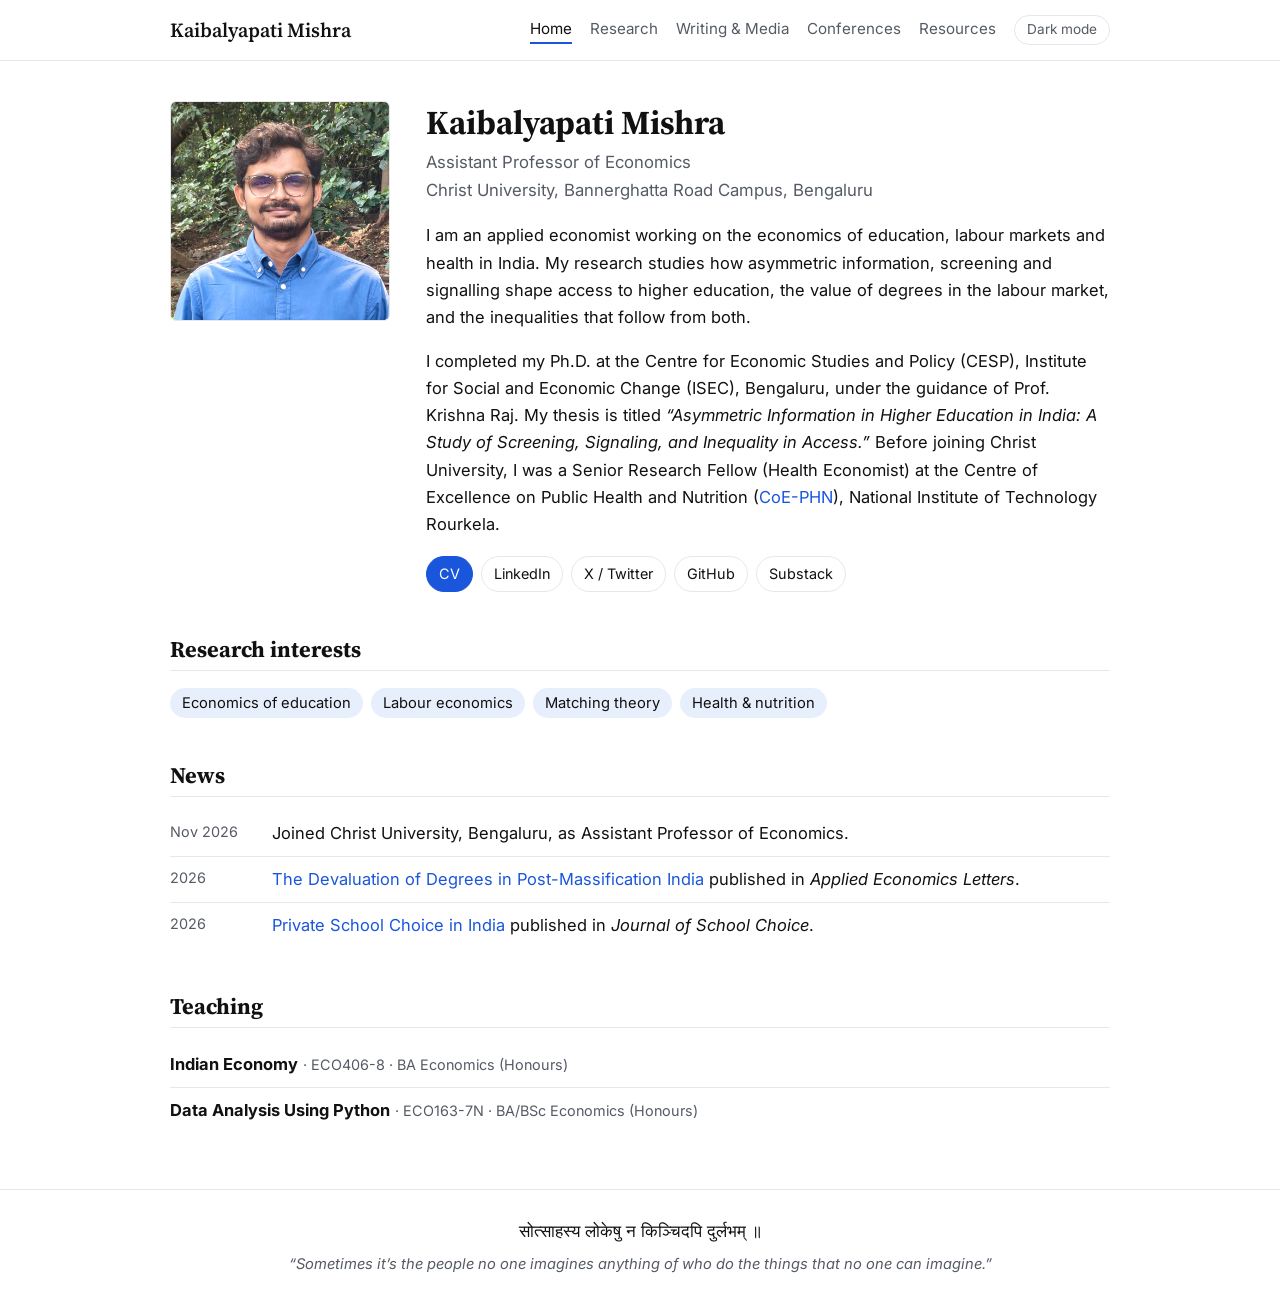
<file: index.html>
<!doctype html>
<html lang="en">
<head>
<meta charset="utf-8">
<meta name="viewport" content="width=device-width, initial-scale=1">
<title>Kaibalyapati Mishra</title>
<meta name="description" content="Kaibalyapati Mishra, Assistant Professor of Economics at Christ University, Bengaluru. Research on higher education, labour markets, inequality and health in India.">
<meta property="og:title" content="Kaibalyapati Mishra">
<meta property="og:type" content="website">
<link rel="preconnect" href="https://fonts.googleapis.com">
<link href="https://fonts.googleapis.com/css2?family=Inter:wght@400;600&family=Source+Serif+4:wght@400;600&display=swap" rel="stylesheet">
<link rel="stylesheet" href="assets/style.css">
<script>try{if(localStorage.getItem("theme")==="dark")document.documentElement.setAttribute("data-theme","dark");}catch(e){}</script>

</head>
<body>
<header class="site-header">
  <nav class="nav">
    <a class="brand" href="index.html">Kaibalyapati Mishra</a>
    <ul>
      <li><a class="active" href="index.html">Home</a></li>
      <li><a href="research.html">Research</a></li>
      <li><a href="writing.html">Writing &amp; Media</a></li>
      <li><a href="conferences.html">Conferences</a></li>
      <li><a href="resources.html">Resources</a></li>
      <li><button class="theme-toggle" type="button" onclick="toggleTheme()" aria-label="Switch colour theme">Dark mode</button></li>
    </ul>
  </nav>
</header>

<main>
  <section class="hero">
    <img src="assets/photo.jpg" alt="Portrait of Kaibalyapati Mishra">
    <div>
      <h1>Kaibalyapati Mishra</h1>
      <p class="role">Assistant Professor of Economics<br>Christ University, Bannerghatta Road Campus, Bengaluru</p>
      <p>I am an applied economist working on the economics of education, labour markets and health in India. My research studies how asymmetric information, screening and signalling shape access to higher education, the value of degrees in the labour market, and the inequalities that follow from both.</p>
      <p>I completed my Ph.D. at the Centre for Economic Studies and Policy (CESP), Institute for Social and Economic Change (ISEC), Bengaluru, under the guidance of Prof. Krishna Raj. My thesis is titled <em>“Asymmetric Information in Higher Education in India: A Study of Screening, Signaling, and Inequality in Access.”</em> Before joining Christ University, I was a Senior Research Fellow (Health Economist) at the Centre of Excellence on Public Health and Nutrition (<a href="https://www.nitrkl.ac.in/Academic/CEPH/">CoE-PHN</a>), National Institute of Technology Rourkela.</p>
      <ul class="links">
        <li><a class="primary" href="https://drive.google.com/file/d/1uXjI1Cv7D4rfDfc7b0A8PQrJXr_XO5Pw/view?usp=sharing">CV</a></li>
        <li><a href="https://www.linkedin.com/in/kaibalyapati-mishra-%E0%AC%95%E0%AD%88%E0%AC%AC%E0%AC%B2%E0%AD%8D%E0%AD%9F%E0%AC%AA%E0%AC%A4%E0%AC%BF-%E0%AC%AE%E0%AC%BF%E0%AC%B6%E0%AD%8D%E0%AC%B0-6693a3144/">LinkedIn</a></li>
        <li><a href="https://x.com/econ_kaibalya">X / Twitter</a></li>
        <li><a href="https://github.com/Kpmishra1998">GitHub</a></li>
        <li><a href="https://substack.com/@kaibalyapatimishra146151">Substack</a></li>
      </ul>
    </div>
  </section>

  <h2>Research interests</h2>
  <ul class="tags">
    <li>Economics of education</li>
    <li>Labour economics</li>
    <li>Matching theory</li>
    <li>Health &amp; nutrition</li>
  </ul>

  <h2>News</h2>
  <ul class="plain news">
    <li><span class="date">Nov 2026</span><span>Joined Christ University, Bengaluru, as Assistant Professor of Economics.</span></li>
    <li><span class="date">2026</span><span><a href="https://doi.org/10.1080/13504851.2026.2712575">The Devaluation of Degrees in Post-Massification India</a> published in <em>Applied Economics Letters</em>.</span></li>
    <li><span class="date">2026</span><span><a href="https://www.tandfonline.com/eprint/3BTAAGYCNPXPQIVIQZNM/full?target=10.1080/15582159.2026.2664288">Private School Choice in India</a> published in <em>Journal of School Choice</em>.</span></li>
  </ul>

  <h2>Teaching</h2>
  <ul class="plain">
    <li><strong>Indian Economy</strong> <span class="meta">· ECO406-8 · BA Economics (Honours)</span></li>
    <li><strong>Data Analysis Using Python</strong> <span class="meta">· ECO163-7N · BA/BSc Economics (Honours)</span></li>
  </ul>
</main>

<footer>
  <div class="sanskrit">सोत्साहस्य लोकेषु न किञ्चिदपि दुर्लभम् ॥</div>
  <em><a href="https://www.amyreesanderson.com/blog/sometimes-its-the-people-no-one-imagines-anything-of-who-do-the-things-that-no-one-can-imagine/">“Sometimes it’s the people no one imagines anything of who do the things that no one can imagine.”</a></em>
</footer>
<script>
function setLabel(){var b=document.querySelector('.theme-toggle');if(b)b.textContent=document.documentElement.getAttribute('data-theme')==='dark'?'Light mode':'Dark mode';}
function toggleTheme(){var d=document.documentElement.getAttribute('data-theme')==='dark';if(d)document.documentElement.removeAttribute('data-theme');else document.documentElement.setAttribute('data-theme','dark');try{localStorage.setItem('theme',d?'light':'dark');}catch(e){}setLabel();}
setLabel();
</script>
</body>
</html>
</file>
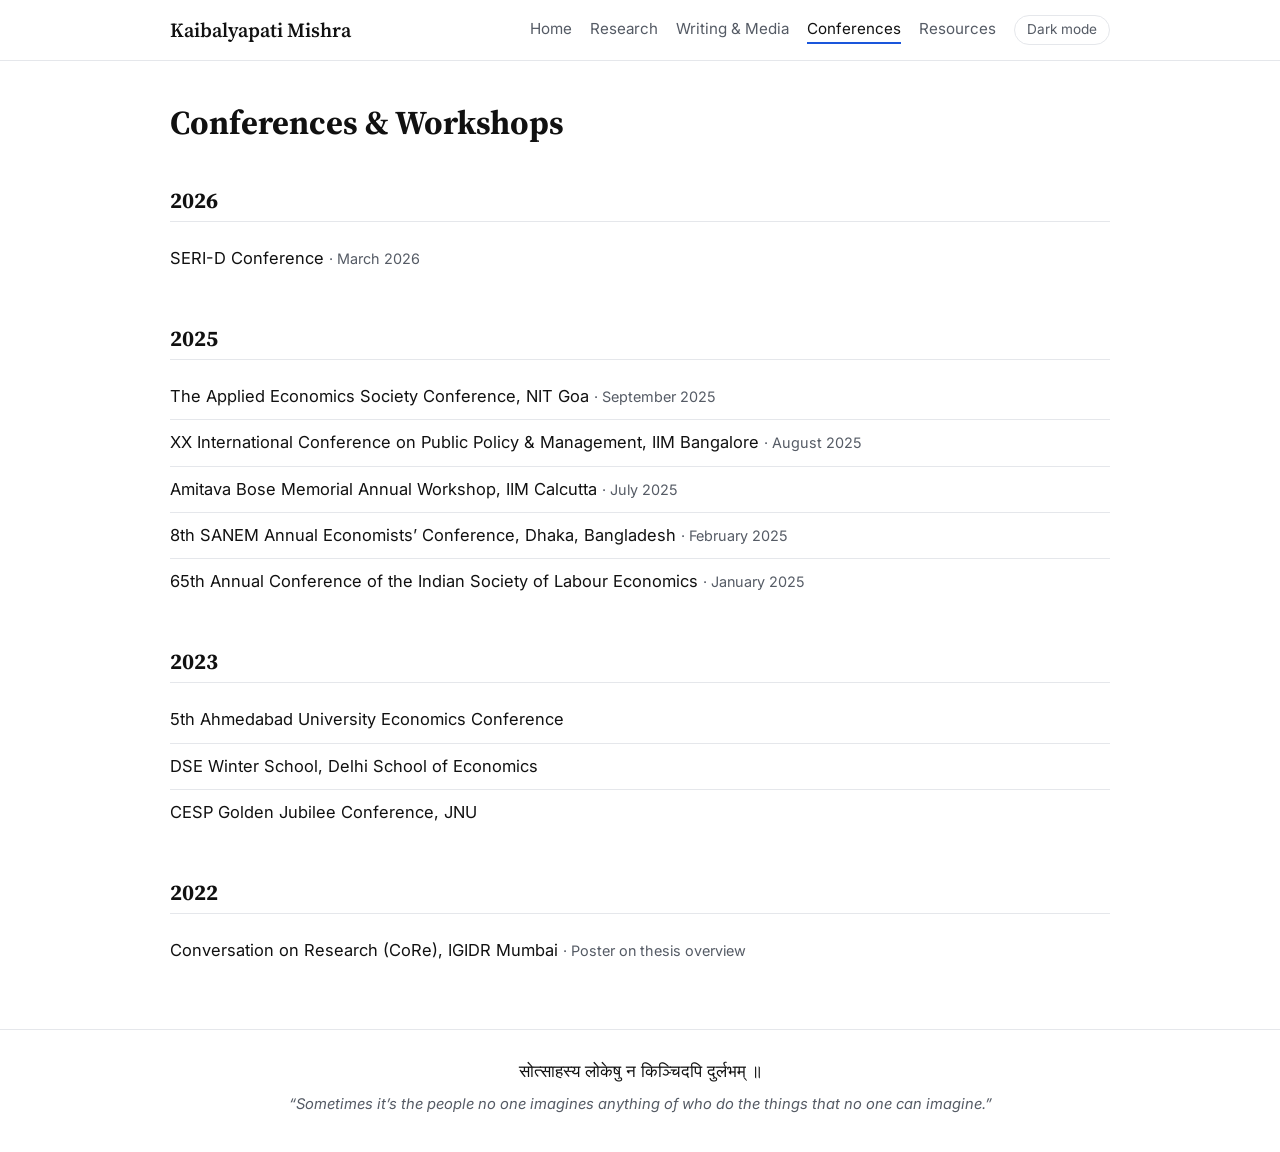
<file: conferences.html>
<!doctype html>
<html lang="en">
<head>
<meta charset="utf-8">
<meta name="viewport" content="width=device-width, initial-scale=1">
<title>Conferences · Kaibalyapati Mishra</title>
<meta name="description" content="Conference presentations by Kaibalyapati Mishra.">
<link rel="preconnect" href="https://fonts.googleapis.com">
<link href="https://fonts.googleapis.com/css2?family=Inter:wght@400;600&family=Source+Serif+4:wght@400;600&display=swap" rel="stylesheet">
<link rel="stylesheet" href="assets/style.css">
<script>try{if(localStorage.getItem("theme")==="dark")document.documentElement.setAttribute("data-theme","dark");}catch(e){}</script>

</head>
<body>
<header class="site-header">
  <nav class="nav">
    <a class="brand" href="index.html">Kaibalyapati Mishra</a>
    <ul>
      <li><a href="index.html">Home</a></li>
      <li><a href="research.html">Research</a></li>
      <li><a href="writing.html">Writing &amp; Media</a></li>
      <li><a class="active" href="conferences.html">Conferences</a></li>
      <li><a href="resources.html">Resources</a></li>
      <li><button class="theme-toggle" type="button" onclick="toggleTheme()" aria-label="Switch colour theme">Dark mode</button></li>
    </ul>
  </nav>
</header>

<main>
  <h1 class="page-title">Conferences &amp; Workshops</h1>

  <h2>2026</h2>
  <ul class="plain">
    <li>SERI-D Conference <span class="meta">· March 2026</span></li>
  </ul>

  <h2>2025</h2>
  <ul class="plain">
    <li>The Applied Economics Society Conference, NIT Goa <span class="meta">· September 2025</span></li>
    <li>XX International Conference on Public Policy &amp; Management, IIM Bangalore <span class="meta">· August 2025</span></li>
    <li>Amitava Bose Memorial Annual Workshop, IIM Calcutta <span class="meta">· July 2025</span></li>
    <li>8th SANEM Annual Economists’ Conference, Dhaka, Bangladesh <span class="meta">· February 2025</span></li>
    <li>65th Annual Conference of the Indian Society of Labour Economics <span class="meta">· January 2025</span></li>
  </ul>

  <h2>2023</h2>
  <ul class="plain">
    <li>5th Ahmedabad University Economics Conference</li>
    <li>DSE Winter School, Delhi School of Economics</li>
    <li>CESP Golden Jubilee Conference, JNU</li>
  </ul>

  <h2>2022</h2>
  <ul class="plain">
    <li>Conversation on Research (CoRe), IGIDR Mumbai <span class="meta">· Poster on thesis overview</span></li>
  </ul>
</main>

<footer>
  <div class="sanskrit">सोत्साहस्य लोकेषु न किञ्चिदपि दुर्लभम् ॥</div>
  <em><a href="https://www.amyreesanderson.com/blog/sometimes-its-the-people-no-one-imagines-anything-of-who-do-the-things-that-no-one-can-imagine/">“Sometimes it’s the people no one imagines anything of who do the things that no one can imagine.”</a></em>
</footer>
<script>
function setLabel(){var b=document.querySelector('.theme-toggle');if(b)b.textContent=document.documentElement.getAttribute('data-theme')==='dark'?'Light mode':'Dark mode';}
function toggleTheme(){var d=document.documentElement.getAttribute('data-theme')==='dark';if(d)document.documentElement.removeAttribute('data-theme');else document.documentElement.setAttribute('data-theme','dark');try{localStorage.setItem('theme',d?'light':'dark');}catch(e){}setLabel();}
setLabel();
</script>
</body>
</html>
</file>
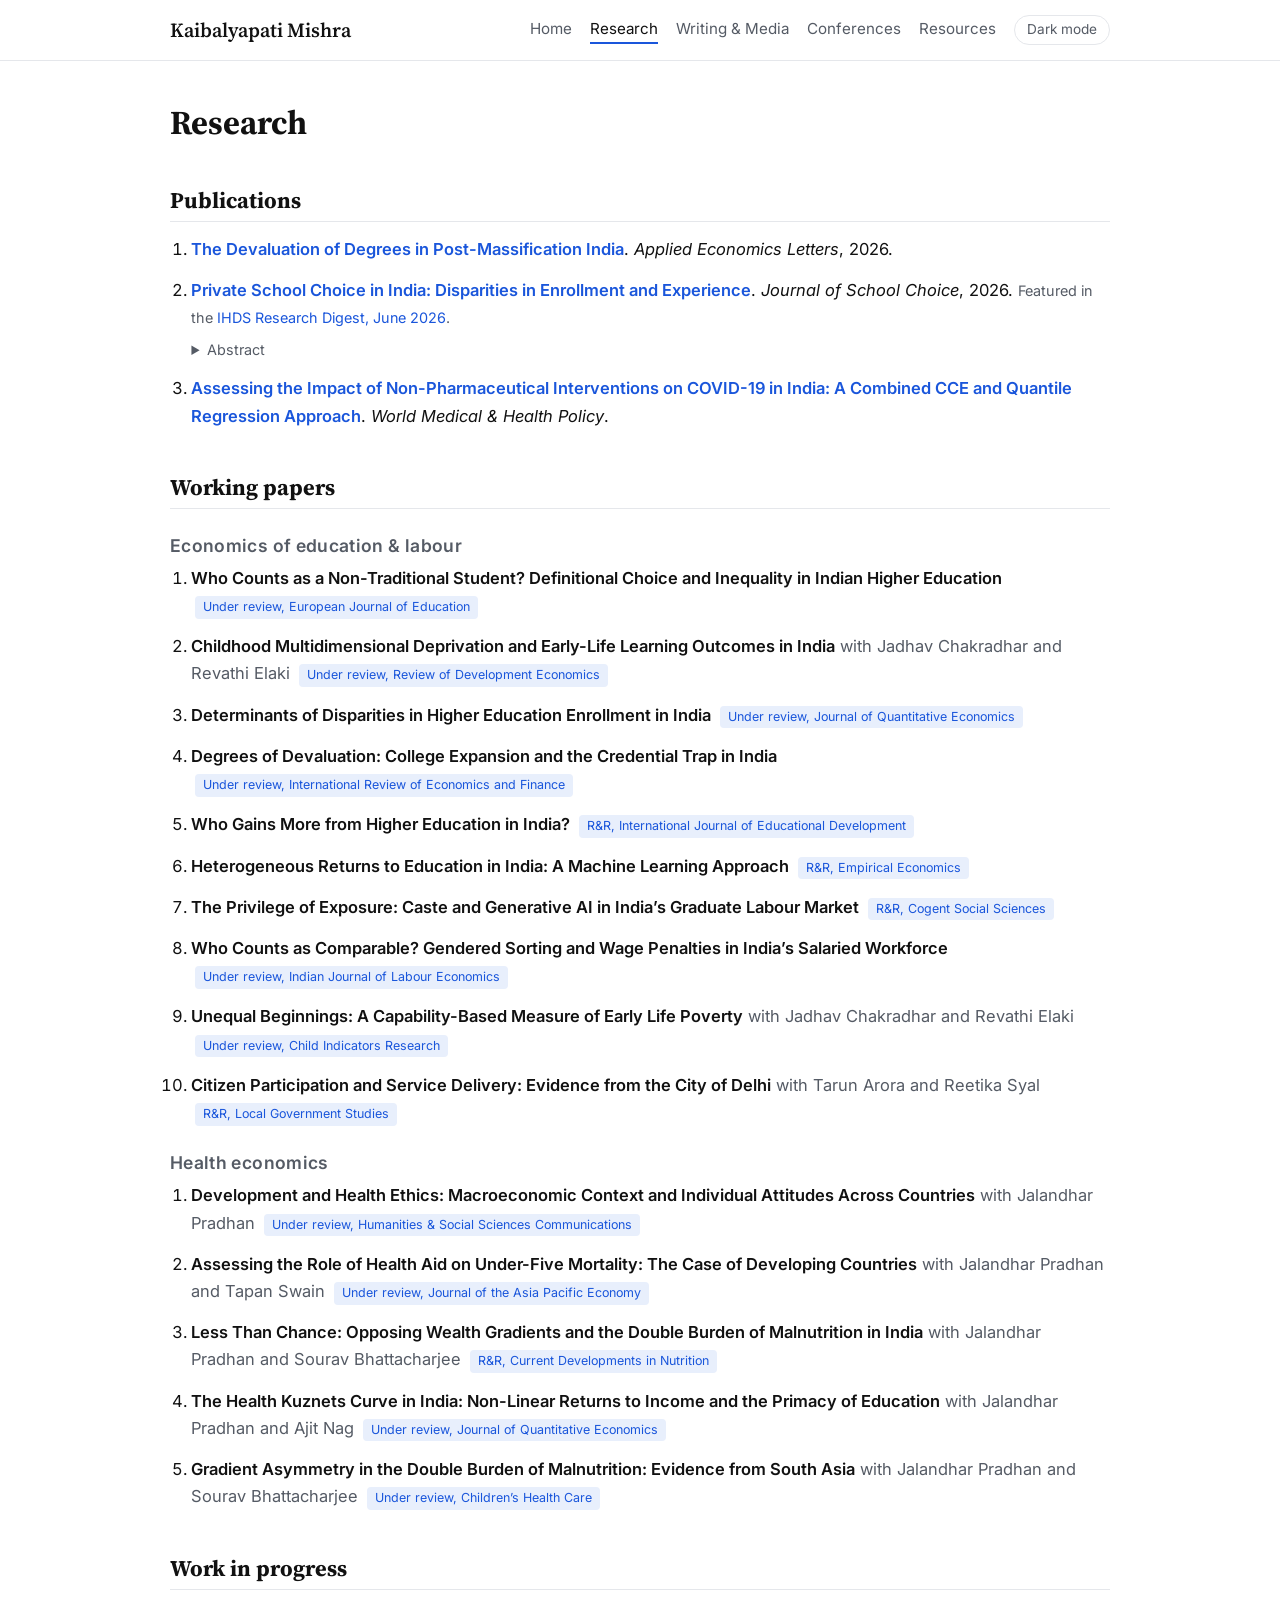
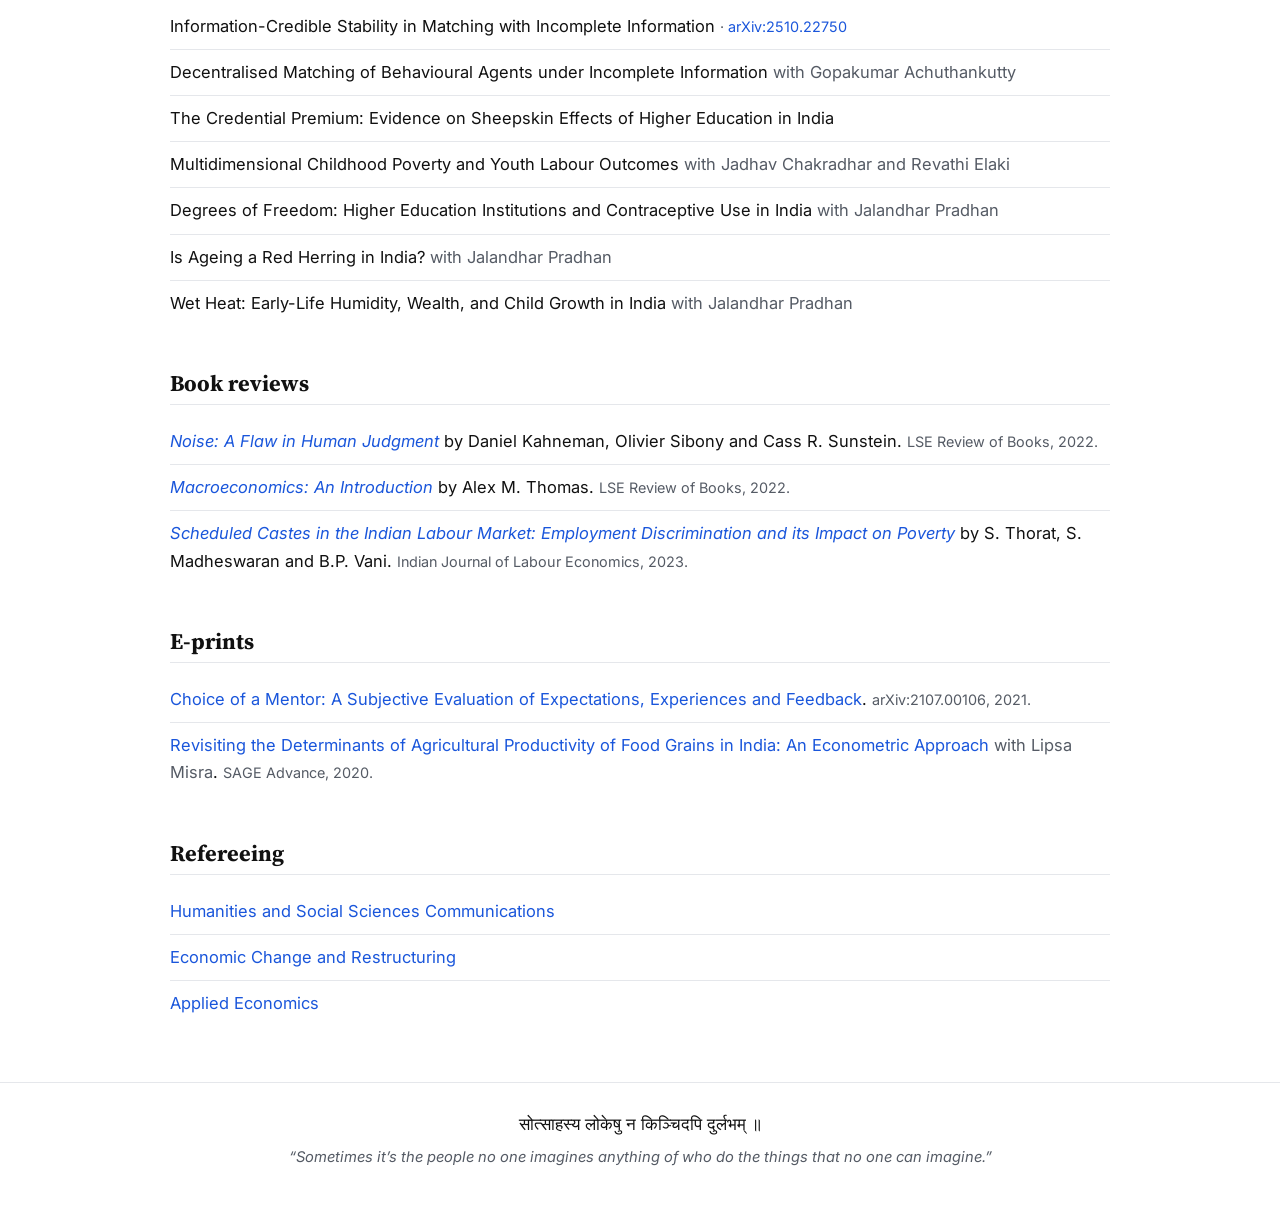
<file: research.html>
<!doctype html>
<html lang="en">
<head>
<meta charset="utf-8">
<meta name="viewport" content="width=device-width, initial-scale=1">
<title>Research · Kaibalyapati Mishra</title>
<meta name="description" content="Publications, working papers and ongoing research of Kaibalyapati Mishra.">
<link rel="preconnect" href="https://fonts.googleapis.com">
<link href="https://fonts.googleapis.com/css2?family=Inter:wght@400;600&family=Source+Serif+4:wght@400;600&display=swap" rel="stylesheet">
<link rel="stylesheet" href="assets/style.css">
<script>try{if(localStorage.getItem("theme")==="dark")document.documentElement.setAttribute("data-theme","dark");}catch(e){}</script>

</head>
<body>
<header class="site-header">
  <nav class="nav">
    <a class="brand" href="index.html">Kaibalyapati Mishra</a>
    <ul>
      <li><a href="index.html">Home</a></li>
      <li><a class="active" href="research.html">Research</a></li>
      <li><a href="writing.html">Writing &amp; Media</a></li>
      <li><a href="conferences.html">Conferences</a></li>
      <li><a href="resources.html">Resources</a></li>
      <li><button class="theme-toggle" type="button" onclick="toggleTheme()" aria-label="Switch colour theme">Dark mode</button></li>
    </ul>
  </nav>
</header>

<main>
  <h1 class="page-title">Research</h1>

  <h2>Publications</h2>
  <ol class="pubs">
    <li>
      <a class="title" href="https://doi.org/10.1080/13504851.2026.2712575">The Devaluation of Degrees in Post-Massification India</a>.
      <span class="venue">Applied Economics Letters</span>, 2026.
    </li>
    <li>
      <a class="title" href="https://www.tandfonline.com/eprint/3BTAAGYCNPXPQIVIQZNM/full?target=10.1080/15582159.2026.2664288">Private School Choice in India: Disparities in Enrollment and Experience</a>.
      <span class="venue">Journal of School Choice</span>, 2026.
      <span class="meta">Featured in the <a href="https://drive.google.com/file/d/1HlzLzwBZcH0vuiDC2lgMTSGyCHY6GnlX/view?usp=sharing">IHDS Research Digest, June 2026</a>.</span>
      <details>
        <summary>Abstract</summary>
        <p>This study examines the factors behind households’ preference for private education and quantifies inter- and intra-group disparities in private school attainment in India. Using the India Human Development Survey II for children aged 8 to 11, it constructs psychometric indicators of school experience and perception through confirmatory factor analysis and applies Fairlie decomposition across gender, region and caste. Positive school experience and negative school perception are both correlated with private school attendance. The rural-urban disparity (33%) is larger than the gender disparity (9.6%), and Scheduled Castes and Scheduled Tribes face gaps of 20.5% and 26.5% relative to other castes. Household wealth and income are the main drivers of these gaps, and interaction analysis suggests that raising asset endowments could narrow regional and gender disparities.</p>
      </details>
    </li>
    <li>
      <a class="title" href="https://doi.org/10.1002/wmh3.651">Assessing the Impact of Non-Pharmaceutical Interventions on COVID-19 in India: A Combined CCE and Quantile Regression Approach</a>.
      <span class="venue">World Medical &amp; Health Policy</span>.
    </li>
  </ol>

  <h2>Working papers</h2>
  <h3>Economics of education &amp; labour</h3>
  <ol class="pubs">
    <li><span class="title">Who Counts as a Non-Traditional Student? Definitional Choice and Inequality in Indian Higher Education</span> <span class="status">Under review, European Journal of Education</span></li>
    <li><span class="title">Childhood Multidimensional Deprivation and Early-Life Learning Outcomes in India</span> <span class="coauth">with Jadhav Chakradhar and Revathi Elaki</span> <span class="status">Under review, Review of Development Economics</span></li>
    <li><span class="title">Determinants of Disparities in Higher Education Enrollment in India</span> <span class="status">Under review, Journal of Quantitative Economics</span></li>
    <li><span class="title">Degrees of Devaluation: College Expansion and the Credential Trap in India</span> <span class="status">Under review, International Review of Economics and Finance</span></li>
    <li><span class="title">Who Gains More from Higher Education in India?</span> <span class="status">R&amp;R, International Journal of Educational Development</span></li>
    <li><span class="title">Heterogeneous Returns to Education in India: A Machine Learning Approach</span> <span class="status">R&amp;R, Empirical Economics</span></li>
    <li><span class="title">The Privilege of Exposure: Caste and Generative AI in India’s Graduate Labour Market</span> <span class="status">R&amp;R, Cogent Social Sciences</span></li>
    <li><span class="title">Who Counts as Comparable? Gendered Sorting and Wage Penalties in India’s Salaried Workforce</span> <span class="status">Under review, Indian Journal of Labour Economics</span></li>
    <li><span class="title">Unequal Beginnings: A Capability-Based Measure of Early Life Poverty</span> <span class="coauth">with Jadhav Chakradhar and Revathi Elaki</span> <span class="status">Under review, Child Indicators Research</span></li>
    <li><span class="title">Citizen Participation and Service Delivery: Evidence from the City of Delhi</span> <span class="coauth">with Tarun Arora and Reetika Syal</span> <span class="status">R&amp;R, Local Government Studies</span></li>
  </ol>

  <h3>Health economics</h3>
  <ol class="pubs">
    <li><span class="title">Development and Health Ethics: Macroeconomic Context and Individual Attitudes Across Countries</span> <span class="coauth">with Jalandhar Pradhan</span> <span class="status">Under review, Humanities &amp; Social Sciences Communications</span></li>
    <li><span class="title">Assessing the Role of Health Aid on Under-Five Mortality: The Case of Developing Countries</span> <span class="coauth">with Jalandhar Pradhan and Tapan Swain</span> <span class="status">Under review, Journal of the Asia Pacific Economy</span></li>
    <li><span class="title">Less Than Chance: Opposing Wealth Gradients and the Double Burden of Malnutrition in India</span> <span class="coauth">with Jalandhar Pradhan and Sourav Bhattacharjee</span> <span class="status">R&amp;R, Current Developments in Nutrition</span></li>
    <li><span class="title">The Health Kuznets Curve in India: Non-Linear Returns to Income and the Primacy of Education</span> <span class="coauth">with Jalandhar Pradhan and Ajit Nag</span> <span class="status">Under review, Journal of Quantitative Economics</span></li>
    <li><span class="title">Gradient Asymmetry in the Double Burden of Malnutrition: Evidence from South Asia</span> <span class="coauth">with Jalandhar Pradhan and Sourav Bhattacharjee</span> <span class="status">Under review, Children’s Health Care</span></li>
  </ol>

  <h2>Work in progress</h2>
  <ul class="plain">
    <li>Information-Credible Stability in Matching with Incomplete Information <span class="meta">· <a href="https://arxiv.org/abs/2510.22750">arXiv:2510.22750</a></span></li>
    <li>Decentralised Matching of Behavioural Agents under Incomplete Information <span class="coauth">with Gopakumar Achuthankutty</span></li>
    <li>The Credential Premium: Evidence on Sheepskin Effects of Higher Education in India</li>
    <li>Multidimensional Childhood Poverty and Youth Labour Outcomes <span class="coauth">with Jadhav Chakradhar and Revathi Elaki</span></li>
    <li>Degrees of Freedom: Higher Education Institutions and Contraceptive Use in India <span class="coauth">with Jalandhar Pradhan</span></li>
    <li>Is Ageing a Red Herring in India? <span class="coauth">with Jalandhar Pradhan</span></li>
    <li>Wet Heat: Early-Life Humidity, Wealth, and Child Growth in India <span class="coauth">with Jalandhar Pradhan</span></li>
  </ul>

  <h2>Book reviews</h2>
  <ul class="plain">
    <li><a href="https://blogs.lse.ac.uk/lsereviewofbooks/2022/01/20/book-review-noise-a-flaw-in-human-judgment-by-daniel-kahneman-olivier-sibony-and-cass-r-sunstein/"><em>Noise: A Flaw in Human Judgment</em></a> by Daniel Kahneman, Olivier Sibony and Cass R. Sunstein. <span class="meta">LSE Review of Books, 2022.</span></li>
    <li><a href="https://blogs.lse.ac.uk/lsereviewofbooks/2022/08/05/book-review-macroeconomics-an-introduction-by-alex-m-thomas/"><em>Macroeconomics: An Introduction</em></a> by Alex M. Thomas. <span class="meta">LSE Review of Books, 2022.</span></li>
    <li><a href="https://doi.org/10.1007/s41027-023-00443-8"><em>Scheduled Castes in the Indian Labour Market: Employment Discrimination and its Impact on Poverty</em></a> by S. Thorat, S. Madheswaran and B.P. Vani. <span class="meta">Indian Journal of Labour Economics, 2023.</span></li>
  </ul>

  <h2>E-prints</h2>
  <ul class="plain">
    <li><a href="https://arxiv.org/abs/2107.00106">Choice of a Mentor: A Subjective Evaluation of Expectations, Experiences and Feedback</a>. <span class="meta">arXiv:2107.00106, 2021.</span></li>
    <li><a href="https://advance.sagepub.com/articles/preprint/Revisiting_the_Determinants_Of_Agricultural_Productivity_Of_Food_Grains_In_India_An_Econometric_Approach/12355838">Revisiting the Determinants of Agricultural Productivity of Food Grains in India: An Econometric Approach</a> <span class="coauth">with Lipsa Misra</span>. <span class="meta">SAGE Advance, 2020.</span></li>
  </ul>

  <h2>Refereeing</h2>
  <ul class="plain">
    <li><a href="https://www.nature.com/palcomms/">Humanities and Social Sciences Communications</a></li>
    <li><a href="https://link.springer.com/journal/10644">Economic Change and Restructuring</a></li>
    <li><a href="https://www.tandfonline.com/journals/raec20">Applied Economics</a></li>
  </ul>
</main>

<footer>
  <div class="sanskrit">सोत्साहस्य लोकेषु न किञ्चिदपि दुर्लभम् ॥</div>
  <em><a href="https://www.amyreesanderson.com/blog/sometimes-its-the-people-no-one-imagines-anything-of-who-do-the-things-that-no-one-can-imagine/">“Sometimes it’s the people no one imagines anything of who do the things that no one can imagine.”</a></em>
</footer>
<script>
function setLabel(){var b=document.querySelector('.theme-toggle');if(b)b.textContent=document.documentElement.getAttribute('data-theme')==='dark'?'Light mode':'Dark mode';}
function toggleTheme(){var d=document.documentElement.getAttribute('data-theme')==='dark';if(d)document.documentElement.removeAttribute('data-theme');else document.documentElement.setAttribute('data-theme','dark');try{localStorage.setItem('theme',d?'light':'dark');}catch(e){}setLabel();}
setLabel();
</script>
</body>
</html>
</file>
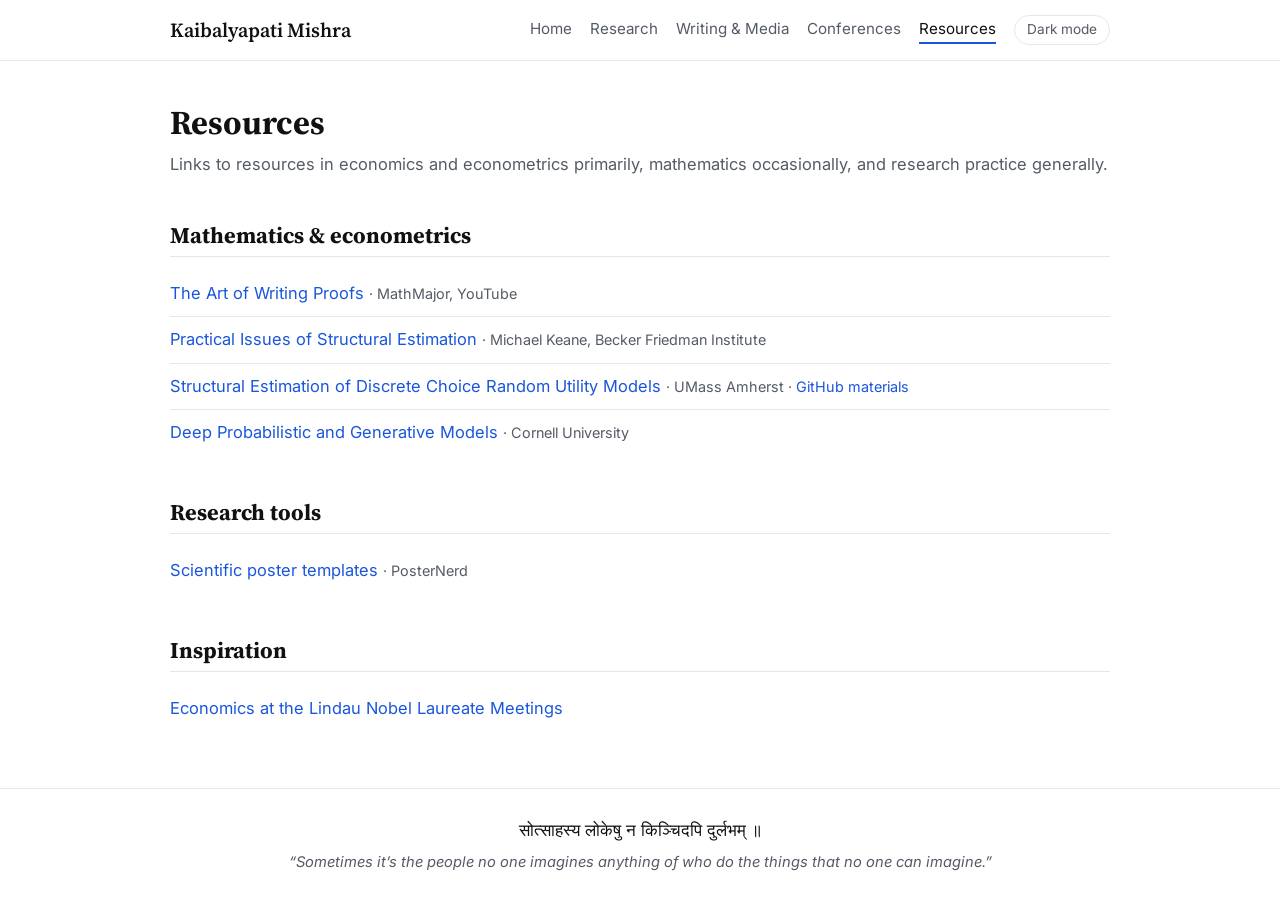
<file: resources.html>
<!doctype html>
<html lang="en">
<head>
<meta charset="utf-8">
<meta name="viewport" content="width=device-width, initial-scale=1">
<title>Resources · Kaibalyapati Mishra</title>
<meta name="description" content="Useful resources in economics, econometrics and research.">
<link rel="preconnect" href="https://fonts.googleapis.com">
<link href="https://fonts.googleapis.com/css2?family=Inter:wght@400;600&family=Source+Serif+4:wght@400;600&display=swap" rel="stylesheet">
<link rel="stylesheet" href="assets/style.css">
<script>try{if(localStorage.getItem("theme")==="dark")document.documentElement.setAttribute("data-theme","dark");}catch(e){}</script>

</head>
<body>
<header class="site-header">
  <nav class="nav">
    <a class="brand" href="index.html">Kaibalyapati Mishra</a>
    <ul>
      <li><a href="index.html">Home</a></li>
      <li><a href="research.html">Research</a></li>
      <li><a href="writing.html">Writing &amp; Media</a></li>
      <li><a href="conferences.html">Conferences</a></li>
      <li><a class="active" href="resources.html">Resources</a></li>
      <li><button class="theme-toggle" type="button" onclick="toggleTheme()" aria-label="Switch colour theme">Dark mode</button></li>
    </ul>
  </nav>
</header>

<main>
  <h1 class="page-title">Resources</h1>
  <p class="lede">Links to resources in economics and econometrics primarily, mathematics occasionally, and research practice generally.</p>

  <h2>Mathematics &amp; econometrics</h2>
  <ul class="plain">
    <li><a href="https://www.youtube.com/watch?v=45hrjCjBg2U&amp;list=PLVMgvCDIRy1x00m7Oo9XzEkDDACeEK_m-">The Art of Writing Proofs</a> <span class="meta">· MathMajor, YouTube</span></li>
    <li><a href="https://www.youtube.com/watch?v=0hazaPBAYWE">Practical Issues of Structural Estimation</a> <span class="meta">· Michael Keane, Becker Friedman Institute</span></li>
    <li><a href="https://www.youtube.com/@ResEcon703UMassAmherst/playlists">Structural Estimation of Discrete Choice Random Utility Models</a> <span class="meta">· UMass Amherst · <a href="https://github.com/woerman/ResEcon703">GitHub materials</a></span></li>
    <li><a href="https://www.youtube.com/playlist?list=PL2UML_KCiC0UPzjW9BjO-IW6dqliu9O4B">Deep Probabilistic and Generative Models</a> <span class="meta">· Cornell University</span></li>
  </ul>

  <h2>Research tools</h2>
  <ul class="plain">
    <li><a href="https://www.posternerd.com/sciposters-templates">Scientific poster templates</a> <span class="meta">· PosterNerd</span></li>
  </ul>

  <h2>Inspiration</h2>
  <ul class="plain">
    <li><a href="https://www.youtube.com/@LindauNobelLaureateMeetings">Economics at the Lindau Nobel Laureate Meetings</a></li>
  </ul>
</main>

<footer>
  <div class="sanskrit">सोत्साहस्य लोकेषु न किञ्चिदपि दुर्लभम् ॥</div>
  <em><a href="https://www.amyreesanderson.com/blog/sometimes-its-the-people-no-one-imagines-anything-of-who-do-the-things-that-no-one-can-imagine/">“Sometimes it’s the people no one imagines anything of who do the things that no one can imagine.”</a></em>
</footer>
<script>
function setLabel(){var b=document.querySelector('.theme-toggle');if(b)b.textContent=document.documentElement.getAttribute('data-theme')==='dark'?'Light mode':'Dark mode';}
function toggleTheme(){var d=document.documentElement.getAttribute('data-theme')==='dark';if(d)document.documentElement.removeAttribute('data-theme');else document.documentElement.setAttribute('data-theme','dark');try{localStorage.setItem('theme',d?'light':'dark');}catch(e){}setLabel();}
setLabel();
</script>
</body>
</html>
</file>
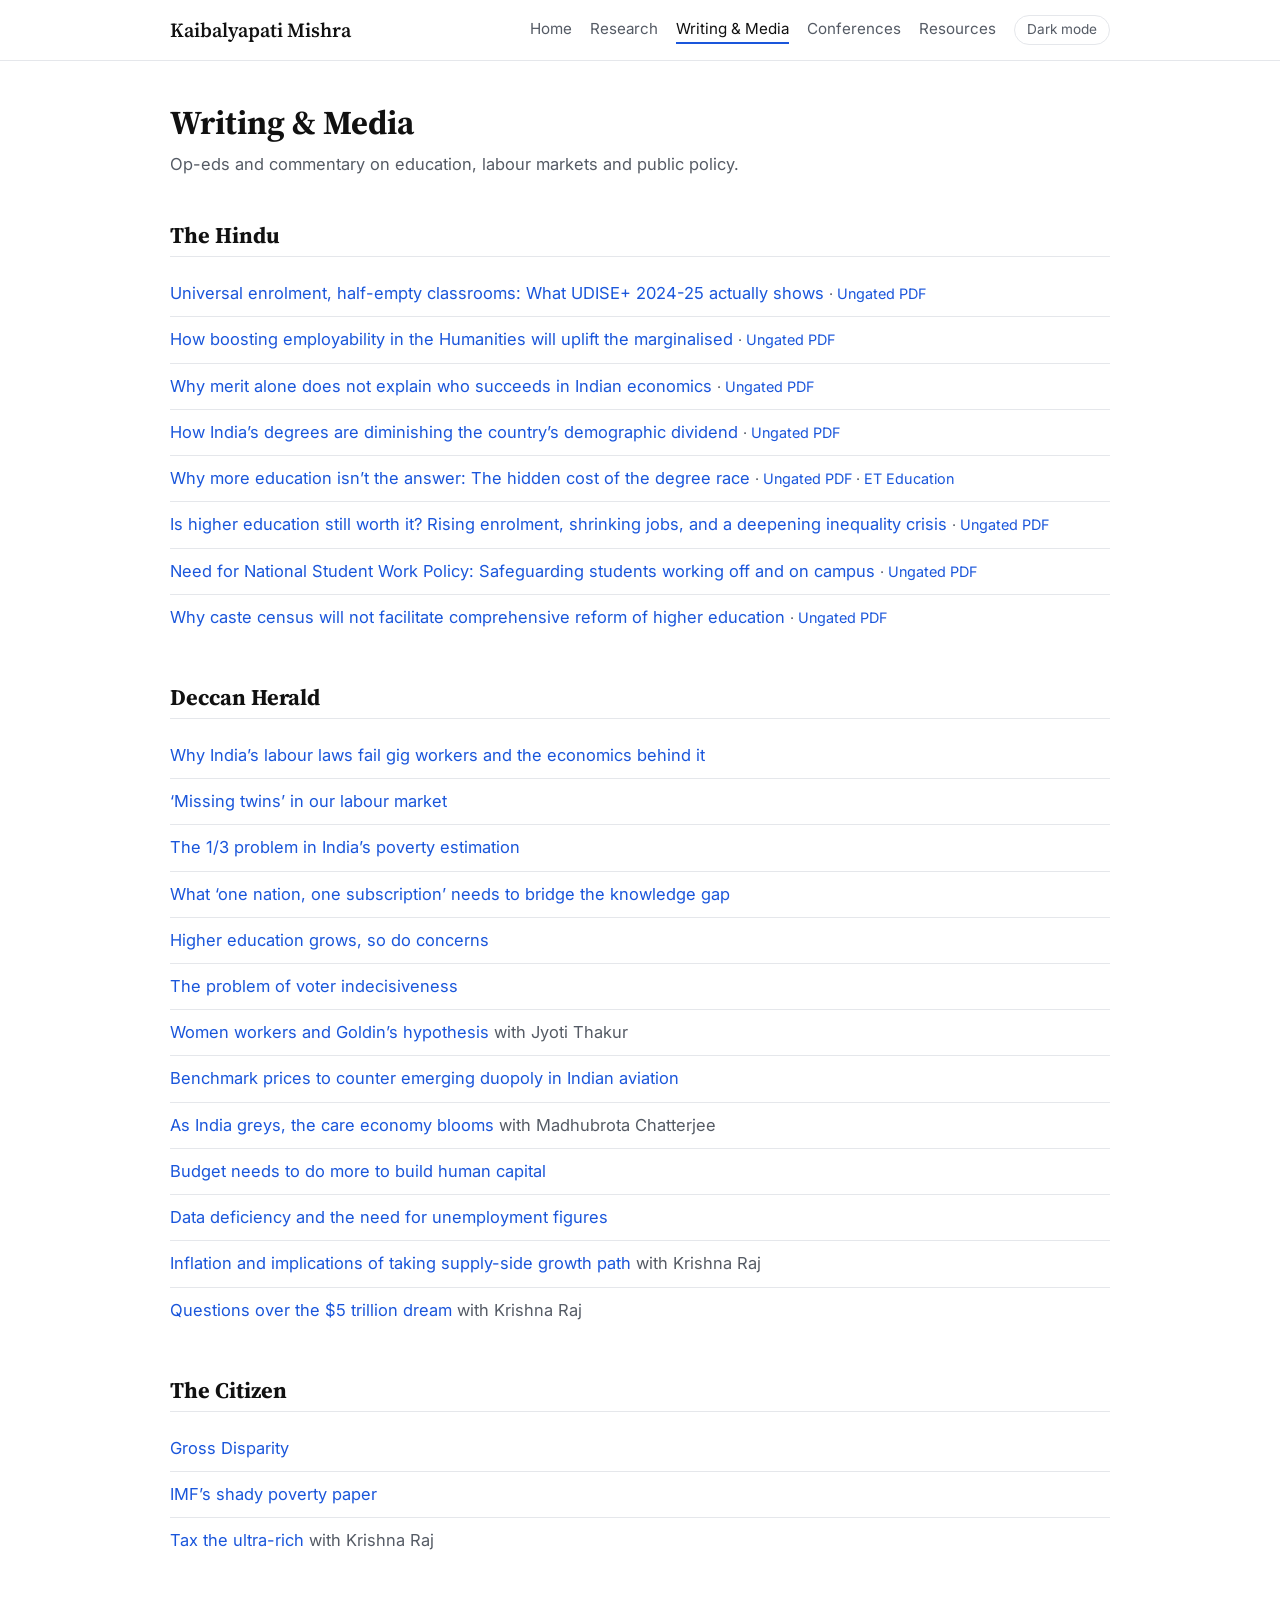
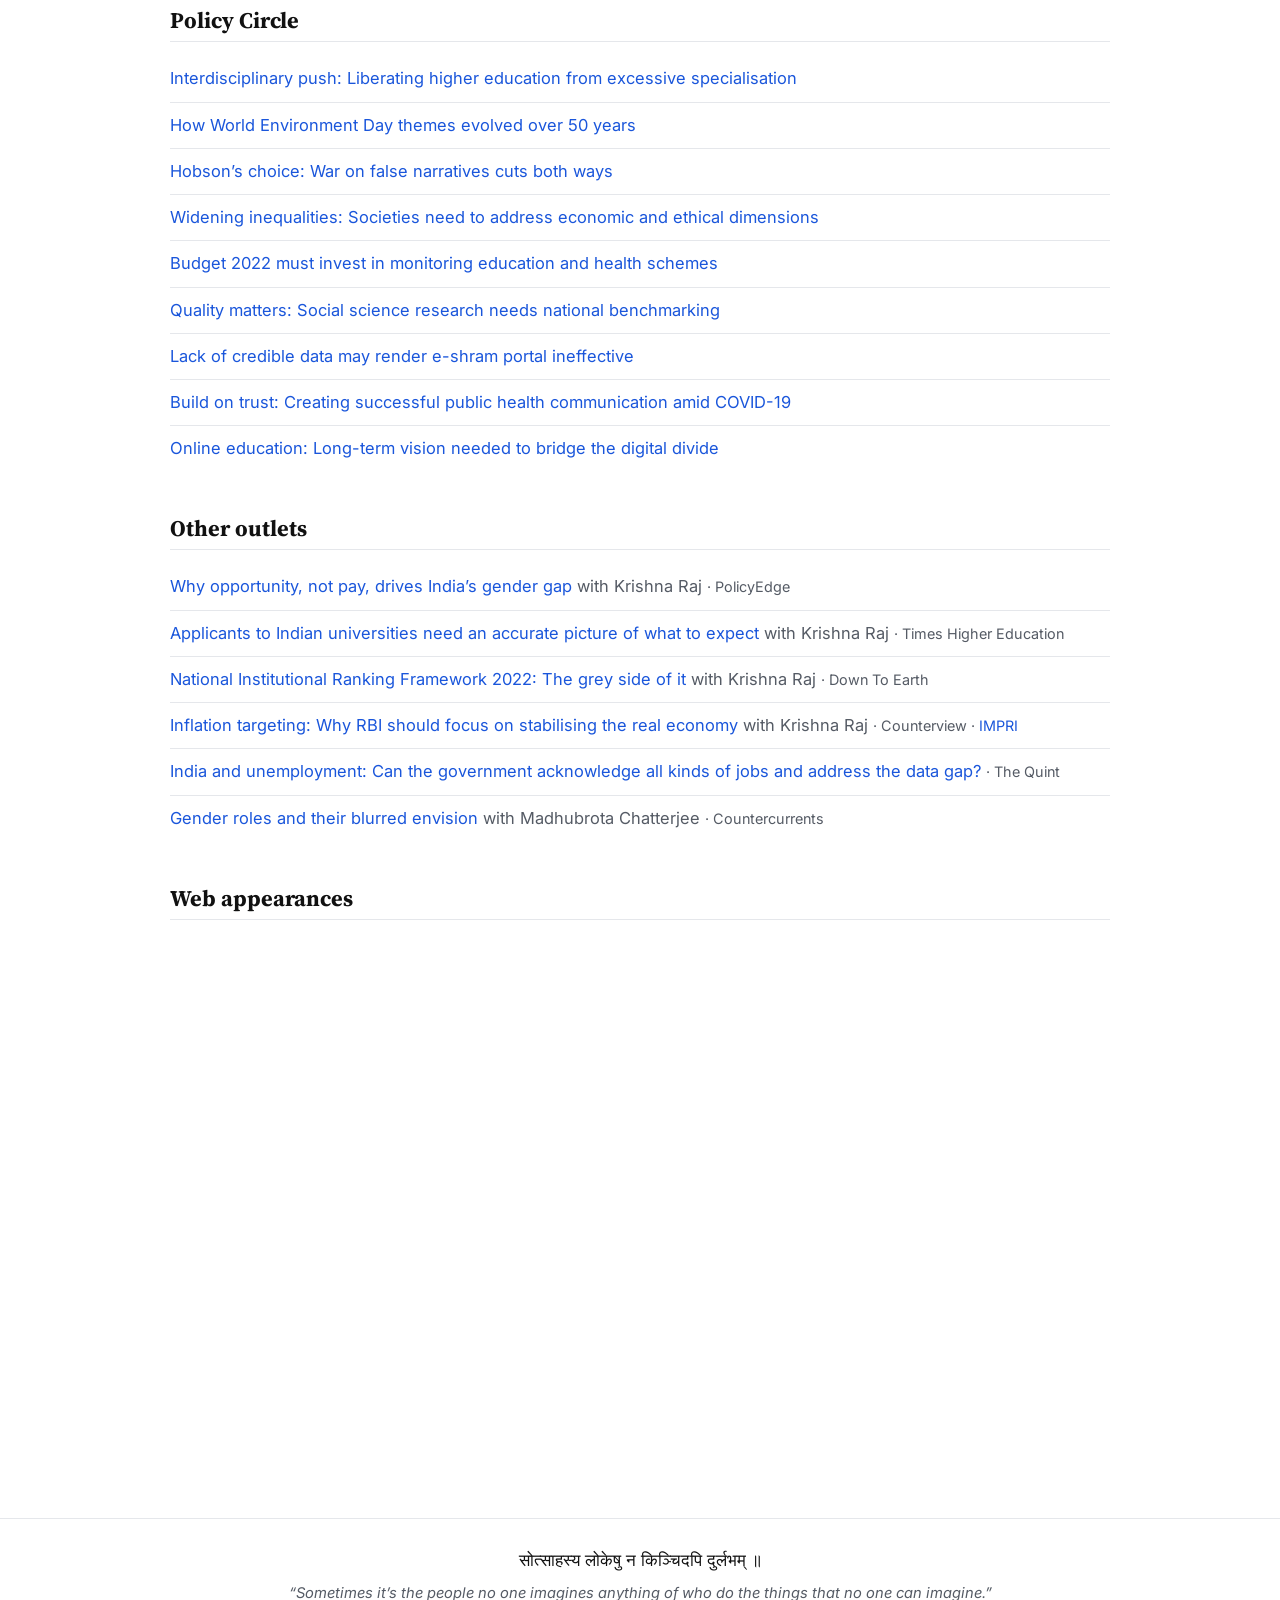
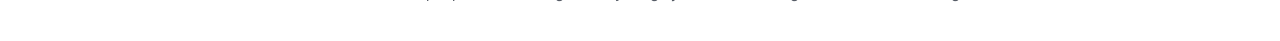
<file: writing.html>
<!doctype html>
<html lang="en">
<head>
<meta charset="utf-8">
<meta name="viewport" content="width=device-width, initial-scale=1">
<title>Writing &amp; Media · Kaibalyapati Mishra</title>
<meta name="description" content="Op-eds and media appearances by Kaibalyapati Mishra in The Hindu, Deccan Herald and other outlets.">
<link rel="preconnect" href="https://fonts.googleapis.com">
<link href="https://fonts.googleapis.com/css2?family=Inter:wght@400;600&family=Source+Serif+4:wght@400;600&display=swap" rel="stylesheet">
<link rel="stylesheet" href="assets/style.css">
<script>try{if(localStorage.getItem("theme")==="dark")document.documentElement.setAttribute("data-theme","dark");}catch(e){}</script>

</head>
<body>
<header class="site-header">
  <nav class="nav">
    <a class="brand" href="index.html">Kaibalyapati Mishra</a>
    <ul>
      <li><a href="index.html">Home</a></li>
      <li><a href="research.html">Research</a></li>
      <li><a class="active" href="writing.html">Writing &amp; Media</a></li>
      <li><a href="conferences.html">Conferences</a></li>
      <li><a href="resources.html">Resources</a></li>
      <li><button class="theme-toggle" type="button" onclick="toggleTheme()" aria-label="Switch colour theme">Dark mode</button></li>
    </ul>
  </nav>
</header>

<main>
  <h1 class="page-title">Writing &amp; Media</h1>
  <p class="lede">Op-eds and commentary on education, labour markets and public policy.</p>

  <h2>The Hindu</h2>
  <ul class="plain">
    <li><a href="https://www.thehindu.com/education/universal-enrolment-half-empty-classrooms-what-udise-2024-25-actually-shows/article71188760.ece">Universal enrolment, half-empty classrooms: What UDISE+ 2024-25 actually shows</a> <span class="meta">· <a href="https://drive.google.com/file/d/18ePwbn7x8alDWBUIqz2njXr4wXBHbj1E/view?usp=sharing">Ungated PDF</a></span></li>
    <li><a href="https://www.thehindu.com/education/how-boosting-employability-in-humanities-will-uplift-the-marginalized/article70999323.ece">How boosting employability in the Humanities will uplift the marginalised</a> <span class="meta">· <a href="https://drive.google.com/file/d/1EnECxMY0QNdtqOgzHihr5PDlJ9aVjyqU/view?usp=sharing">Ungated PDF</a></span></li>
    <li><a href="https://www.thehindu.com/education/why-merit-alone-does-not-explain-who-succeeds-in-indian-economics/article70482263.ece">Why merit alone does not explain who succeeds in Indian economics</a> <span class="meta">· <a href="https://drive.google.com/file/d/1fKkjBf_FsLtVtWURj8XmwiJ5sncj5bNv/view?usp=sharing">Ungated PDF</a></span></li>
    <li><a href="https://www.thehindu.com/education/how-india-degrees-are-diminishing-the-countrys-demographic-dividend/article70306932.ece">How India’s degrees are diminishing the country’s demographic dividend</a> <span class="meta">· <a href="https://drive.google.com/file/d/1k57yKfIuaZndIJblWUlHanv9wt5hMPVD/view?usp=drive_link">Ungated PDF</a></span></li>
    <li><a href="https://www.thehindu.com/education/why-more-education-isnt-the-answer-the-hidden-cost-of-the-degree-race/article70053194.ece">Why more education isn’t the answer: The hidden cost of the degree race</a> <span class="meta">· <a href="https://drive.google.com/file/d/1_sGWKt30bsgExcrpr_0y2OFF_Bf99UrQ/view?usp=sharing">Ungated PDF</a> · <a href="https://education.economictimes.indiatimes.com/news/higher-education/the-problem-of-too-much-education/125048108">ET Education</a></span></li>
    <li><a href="https://www.thehindu.com/education/is-higher-education-still-worth-it-rising-enrolment-shrinking-jobs-and-a-deepening-inequality-crisis/article69878246.ece">Is higher education still worth it? Rising enrolment, shrinking jobs, and a deepening inequality crisis</a> <span class="meta">· <a href="https://drive.google.com/file/d/1ykNhO2oEEssHZwLuITnLdLLn-sVPg_PK/view?usp=drive_link">Ungated PDF</a></span></li>
    <li><a href="https://www.thehindu.com/education/need-for-national-student-work-policy-safeguarding-students-working-off-and-on-campus/article69601934.ece">Need for National Student Work Policy: Safeguarding students working off and on campus</a> <span class="meta">· <a href="https://drive.google.com/file/d/10SleVvot9zcISrlJBs415v_QN0mSt1fW/view?usp=drive_link">Ungated PDF</a></span></li>
    <li><a href="https://www.thehindu.com/education/why-caste-census-will-not-facilitate-comprehensive-reform-of-higher-education/article69557462.ece">Why caste census will not facilitate comprehensive reform of higher education</a> <span class="meta">· <a href="https://drive.google.com/file/d/1vFHk-pKUcXO6ug4rE5ZTx1lApj4it333/view?usp=drive_link">Ungated PDF</a></span></li>
  </ul>

  <h2>Deccan Herald</h2>
  <ul class="plain">
    <li><a href="https://www.deccanherald.com/india/karnataka/why-indias-labour-laws-fail-gig-workers-and-the-economics-behind-it-3866091">Why India’s labour laws fail gig workers and the economics behind it</a></li>
    <li><a href="https://www.deccanherald.com/opinion/missing-twins-in-our-labour-market-3838898">‘Missing twins’ in our labour market</a></li>
    <li><a href="https://www.deccanherald.com/opinion/the-1-3-problem-in-india-s-poverty-estimation-3709237">The 1/3 problem in India’s poverty estimation</a></li>
    <li><a href="https://www.deccanherald.com/opinion/what-one-nation-one-subscription-needs-to-bridge-the-knowledge-gap-3296418">What ‘one nation, one subscription’ needs to bridge the knowledge gap</a></li>
    <li><a href="https://www.deccanherald.com/opinion/higher-education-grows-so-do-concerns-3165167">Higher education grows, so do concerns</a></li>
    <li><a href="https://www.deccanherald.com/opinion/the-problem-of-voter-indecisiveness-2949224">The problem of voter indecisiveness</a></li>
    <li><a href="https://www.deccanherald.com/opinion/women-workers-and-goldins-hypothesis-2743893">Women workers and Goldin’s hypothesis</a> <span class="coauth">with Jyoti Thakur</span></li>
    <li><a href="https://www.deccanherald.com/opinion/panorama/benchmark-prices-to-counter-emerging-duopoly-in-indian-aviation-1243594.html">Benchmark prices to counter emerging duopoly in Indian aviation</a></li>
    <li><a href="https://www.deccanherald.com/opinion/in-perspective/as-india-greys-care-economy-blooms-1214543.html">As India greys, the care economy blooms</a> <span class="coauth">with Madhubrota Chatterjee</span></li>
    <li><a href="https://www.deccanherald.com/opinion/panorama/budget-needs-to-do-more-to-build-human-capital-1197531.html">Budget needs to do more to build human capital</a></li>
    <li><a href="https://www.deccanherald.com/opinion/panorama/india-s-data-deficiency-and-the-need-for-quality-unemployment-figures-1175062.html">Data deficiency and the need for unemployment figures</a></li>
    <li><a href="https://www.deccanherald.com/opinion/panorama/inflation-and-the-implications-of-taking-supply-side-path-for-growth-1097371.html">Inflation and implications of taking supply-side growth path</a> <span class="coauth">with Krishna Raj</span></li>
    <li><a href="https://www.deccanherald.com/opinion/in-perspective/questions-over-5-trillion-dream-1083829.html">Questions over the $5 trillion dream</a> <span class="coauth">with Krishna Raj</span></li>
  </ul>

  <h2>The Citizen</h2>
  <ul class="plain">
    <li><a href="https://www.thecitizen.in/index.php/en/NewsDetail/index/9/21942/Gross-Disparity">Gross Disparity</a></li>
    <li><a href="https://www.thecitizen.in/index.php/en/NewsDetail/index/9/21739/IMFs-Shady-Poverty-Paper">IMF’s shady poverty paper</a></li>
    <li><a href="https://www.thecitizen.in/index.php/en/NewsDetail/index/9/21429/Tax-the-Ultra-Rich">Tax the ultra-rich</a> <span class="coauth">with Krishna Raj</span></li>
  </ul>

  <h2>Policy Circle</h2>
  <ul class="plain">
    <li><a href="https://www.policycircle.org/life/higher-education-specialisation/">Interdisciplinary push: Liberating higher education from excessive specialisation</a></li>
    <li><a href="https://www.policycircle.org/environment/environment-day-themes-50-years/">How World Environment Day themes evolved over 50 years</a></li>
    <li><a href="https://www.policycircle.org/opinion/war-on-false-narratives/">Hobson’s choice: War on false narratives cuts both ways</a></li>
    <li><a href="https://www.policycircle.org/economy/inequality-in-income-wealth/">Widening inequalities: Societies need to address economic and ethical dimensions</a></li>
    <li><a href="https://www.policycircle.org/budget/budget-2022-education-health-schemes/">Budget 2022 must invest in monitoring education and health schemes</a></li>
    <li><a href="https://www.policycircle.org/opinion/social-science-research-india/">Quality matters: Social science research needs national benchmarking</a></li>
    <li><a href="https://www.policycircle.org/opinion/e-shram-portal-unorganised-sector/">Lack of credible data may render e-shram portal ineffective</a></li>
    <li><a href="https://www.policycircle.org/opinion/public-health-communication-covid-19/">Build on trust: Creating successful public health communication amid COVID-19</a></li>
    <li><a href="https://www.policycircle.org/life/covid-19-online-education-digital-divide/">Online education: Long-term vision needed to bridge the digital divide</a></li>
  </ul>

  <h2>Other outlets</h2>
  <ul class="plain">
    <li><a href="https://www.policyedge.in/p/why-opportunity-not-pay-drives-indias">Why opportunity, not pay, drives India’s gender gap</a> <span class="coauth">with Krishna Raj</span> <span class="meta">· PolicyEdge</span></li>
    <li><a href="https://www.timeshighereducation.com/blog/applicants-indian-universities-need-accurate-picture-what-expect">Applicants to Indian universities need an accurate picture of what to expect</a> <span class="coauth">with Krishna Raj</span> <span class="meta">· Times Higher Education</span></li>
    <li><a href="https://www.downtoearth.org.in/news/governance/national-institutional-ranking-framework-2022-the-grey-side-of-it-84357">National Institutional Ranking Framework 2022: The grey side of it</a> <span class="coauth">with Krishna Raj</span> <span class="meta">· Down To Earth</span></li>
    <li><a href="https://www.counterview.in/2022/06/inflation-targeting-in-india-why-rbi.html">Inflation targeting: Why RBI should focus on stabilising the real economy</a> <span class="coauth">with Krishna Raj</span> <span class="meta">· Counterview · <a href="https://www.impriindia.com/insights/inflation-stabilization-india-economy/">IMPRI</a></span></li>
    <li><a href="https://www.thequint.com/voices/opinion/india-unemployment-can-govt-acknowledge-all-kinds-of-jobs-address-data-gap">India and unemployment: Can the government acknowledge all kinds of jobs and address the data gap?</a> <span class="meta">· The Quint</span></li>
    <li><a href="https://countercurrents.org/2022/03/gender-roles-and-their-blurred-envision/">Gender roles and their blurred envision</a> <span class="coauth">with Madhubrota Chatterjee</span> <span class="meta">· Countercurrents</span></li>
  </ul>

  <h2>Web appearances</h2>
  <div class="video">
    <iframe src="https://www.youtube.com/embed/KHLOCx5YLQo" title="Web appearance" allow="accelerometer; clipboard-write; encrypted-media; gyroscope; picture-in-picture" allowfullscreen loading="lazy"></iframe>
  </div>
</main>

<footer>
  <div class="sanskrit">सोत्साहस्य लोकेषु न किञ्चिदपि दुर्लभम् ॥</div>
  <em><a href="https://www.amyreesanderson.com/blog/sometimes-its-the-people-no-one-imagines-anything-of-who-do-the-things-that-no-one-can-imagine/">“Sometimes it’s the people no one imagines anything of who do the things that no one can imagine.”</a></em>
</footer>
<script>
function setLabel(){var b=document.querySelector('.theme-toggle');if(b)b.textContent=document.documentElement.getAttribute('data-theme')==='dark'?'Light mode':'Dark mode';}
function toggleTheme(){var d=document.documentElement.getAttribute('data-theme')==='dark';if(d)document.documentElement.removeAttribute('data-theme');else document.documentElement.setAttribute('data-theme','dark');try{localStorage.setItem('theme',d?'light':'dark');}catch(e){}setLabel();}
setLabel();
</script>
</body>
</html>
</file>
<file: assets/style.css>
:root {
  --bg: #ffffff;
  --surface: #ffffff;
  --text: #111111;
  --muted: #555b65;
  --accent: #1a56db;
  --accent-soft: #e8effc;
  --rule: #e5e7eb;
  --serif: "Source Serif 4", Georgia, "Times New Roman", serif;
  --sans: "Inter", Arial, Helvetica, sans-serif;
}
:root[data-theme="dark"] {
  --bg: #15171a;
  --surface: #1c1f23;
  --text: #e7e5e0;
  --muted: #a3a8b0;
  --accent: #7aa7ff;
  --accent-soft: #1d2638;
  --rule: #2e3237;
}
* { box-sizing: border-box; }
html { scroll-behavior: smooth; }
body {
  margin: 0;
  background: var(--bg);
  color: var(--text);
  font-family: var(--sans);
  font-size: 16.5px;
  line-height: 1.65;
}
a { color: var(--accent); text-decoration: none; }
a:hover { text-decoration: underline; }

/* Header */
.site-header {
  border-bottom: 1px solid var(--rule);
  background: var(--surface);
  position: sticky; top: 0; z-index: 10;
}
.nav {
  max-width: 980px; margin: 0 auto; padding: 0 20px;
  display: flex; align-items: center; justify-content: space-between;
  min-height: 60px; gap: 16px; flex-wrap: wrap;
}
.brand { font-family: var(--serif); font-size: 1.25rem; font-weight: 600; color: var(--text); }
.brand:hover { text-decoration: none; }
.nav ul { list-style: none; display: flex; flex-wrap: wrap; gap: 4px 18px; margin: 0; padding: 8px 0; }
.nav ul a { color: var(--muted); font-size: 0.95rem; padding: 4px 0; border-bottom: 2px solid transparent; }
.nav ul a:hover { color: var(--text); text-decoration: none; }
.nav ul a.active { color: var(--text); border-bottom-color: var(--accent); }

/* Layout */
main { max-width: 980px; margin: 0 auto; padding: 40px 20px 56px; }
h1, h2, h3 { font-family: var(--serif); line-height: 1.25; }
h1 { font-size: 2.1rem; margin: 0 0 6px; }
h2 {
  font-size: 1.4rem; margin: 44px 0 14px; padding-bottom: 6px;
  border-bottom: 1px solid var(--rule);
}
h3 { font-size: 1.1rem; margin: 26px 0 8px; color: var(--muted); font-family: var(--sans); font-weight: 600; letter-spacing: 0.02em; }
.page-title { margin-bottom: 8px; }
.lede { color: var(--muted); margin-top: 0; }

/* Hero */
.hero { display: grid; grid-template-columns: 220px 1fr; gap: 36px; align-items: start; }
.hero img {
  width: 220px; height: 220px; object-fit: cover; border-radius: 6px;
  border: 1px solid var(--rule); background: var(--accent-soft);
}
.role { font-size: 1.05rem; color: var(--muted); margin: 0 0 18px; }
.links { display: flex; flex-wrap: wrap; gap: 8px; margin: 18px 0 0; padding: 0; list-style: none; }
.links a {
  display: inline-block; padding: 5px 12px; border: 1px solid var(--rule);
  border-radius: 999px; font-size: 0.9rem; color: var(--text); background: var(--surface);
}
.links a:hover { border-color: var(--accent); color: var(--accent); text-decoration: none; }
.links a.primary { background: var(--accent); border-color: var(--accent); color: #fff; }
:root[data-theme="dark"] .links a.primary { color: #15171a; }

/* Lists */
.pubs { padding-left: 1.3em; margin: 0; }
.pubs li { margin-bottom: 14px; }
.pubs .title { font-weight: 600; }
.venue { font-style: italic; }
.status {
  display: inline-block; font-size: 0.78rem; padding: 1px 8px; border-radius: 4px;
  background: var(--accent-soft); color: var(--accent); margin-left: 4px; max-width: 100%;
}
.coauth { color: var(--muted); }
details { margin-top: 6px; }
details summary { cursor: pointer; color: var(--muted); font-size: 0.9rem; }
details p { font-size: 0.95rem; color: var(--muted); margin: 8px 0 0; }
.plain { list-style: none; padding: 0; margin: 0; }
.plain li { padding: 9px 0; border-bottom: 1px solid var(--rule); }
.plain li:last-child { border-bottom: 0; }
.meta { color: var(--muted); font-size: 0.9rem; }
.tags { display: flex; flex-wrap: wrap; gap: 8px; list-style: none; padding: 0; }
.tags li { background: var(--accent-soft); color: var(--text); padding: 3px 12px; border-radius: 999px; font-size: 0.92rem; }
.news li { display: grid; grid-template-columns: 90px 1fr; gap: 12px; }
.news .date { color: var(--muted); font-size: 0.9rem; }
.video { position: relative; padding-top: 56.25%; margin-top: 10px; }
.video iframe { position: absolute; inset: 0; width: 100%; height: 100%; border: 0; border-radius: 6px; }

/* Footer */
footer {
  border-top: 1px solid var(--rule); text-align: center; padding: 28px 20px 36px;
  color: var(--muted); font-size: 0.92rem;
}
footer .sanskrit { font-size: 1.05rem; color: var(--text); margin-bottom: 6px; }
footer em a { color: var(--muted); }

@media (max-width: 720px) {
  .hero { grid-template-columns: 1fr; gap: 20px; }
  .hero img { width: 160px; height: 160px; }
  h1 { font-size: 1.75rem; }
  .news li { grid-template-columns: 1fr; gap: 0; }
}

/* Theme toggle */
.theme-toggle {
  background: none; border: 1px solid var(--rule); border-radius: 999px;
  color: var(--muted); cursor: pointer; font: inherit; font-size: 0.85rem;
  padding: 3px 12px; line-height: 1.6;
}
.theme-toggle:hover { color: var(--text); border-color: var(--accent); }
</file>
